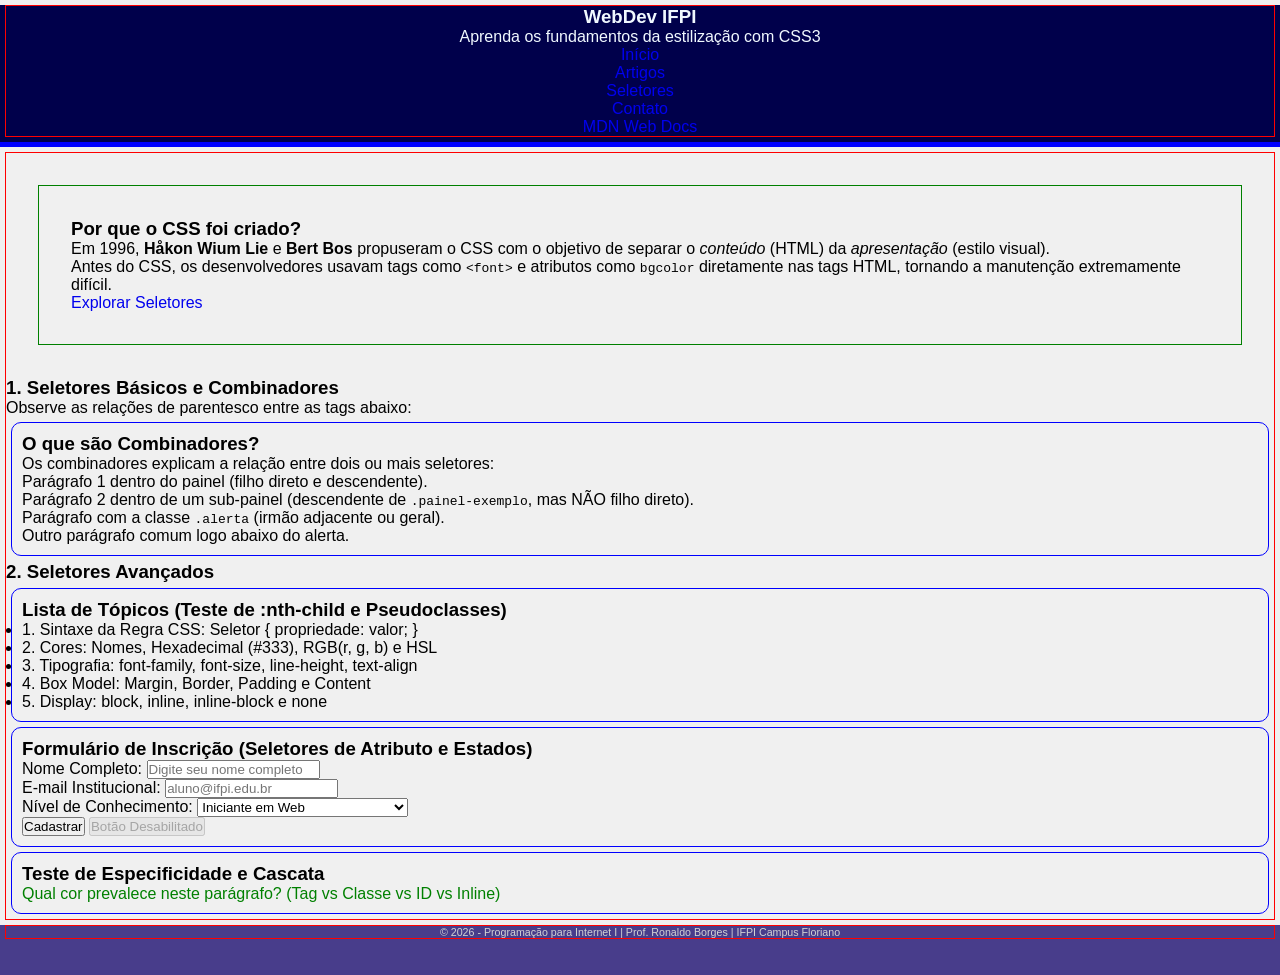
<file: ATVD - 01/exemplo css/index.html>
<!DOCTYPE html>
<html lang="pt-br">
<head>
    <meta charset="UTF-8">
    <meta name="viewport" content="width=device-width, initial-scale=1.0">
    <title>Aula 5.1: Introdução ao CSS e Seletores</title>
    
    <!-- 
        ===================================================================
        AULA 5.1 - INTRODUÇÃO AO CSS E SELETORES
        Disciplina: Programação para Internet I (IFPI Campus Floriano)
        ===================================================================
        
        ETAPA 1: FORMAS DE APLICAR CSS
        1. Inline: Diretamente no atributo style da tag HTML (ex: style="color: blue;")
        2. Interno: Na tag <style> dentro do <head>
        3. Externo: Através de um arquivo .css vinculado com a tag <link> (Recomendado)
    -->
    
    <!-- Descomente a linha abaixo para vincular a folha de estilo externa -->
    <link rel="stylesheet" href="style.css">

    <!-- CSS Interno para testes rápidos durante a aula -->
    <style>
        /* Escreva os primeiros estilos aqui ou no arquivo style.css */
      

    </style>
</head>
<body>

    <!-- ============================================================= -->
    <!-- CABEÇALHO DO SITE (Header e Navegação)                         -->
    <!-- ============================================================= -->
    <header id="cabecalho-principal">
        <div class="container">
            <h1 id="logo">WebDev IFPI</h1>
            <p class="subtitulo">Aprenda os fundamentos da estilização com CSS3</p>
            
            <nav class="menu-navegacao">
                <ul>
                    <li><a href="#inicio" class="ativo">Início</a></li>
                    <li><a href="#artigos">Artigos</a></li>
                    <li><a href="#exemplos">Seletores</a></li>
                    <li><a href="#contato">Contato</a></li>
                    <li><a href="https://developer.mozilla.org" target="_blank" class="link-externo">MDN Web Docs</a></li>
                </ul>
            </nav>
        </div>
    </header>

    <!-- ============================================================= -->
    <!-- CONTEÚDO PRINCIPAL                                            -->
    <!-- ============================================================= -->
    <main id="conteudo-principal" class="container">

        <!-- Seção de Destaque / Apresentação -->
        <section id="banner-destaque" class="secao destaque">
            <h2>Por que o CSS foi criado?</h2>
            <p class="introducao">
                Em 1996, <strong>Håkon Wium Lie</strong> e <strong>Bert Bos</strong> propuseram o CSS com o objetivo de separar o <em>conteúdo</em> (HTML) da <em>apresentação</em> (estilo visual).
            </p>
            <p>
                Antes do CSS, os desenvolvedores usavam tags como <code>&lt;font&gt;</code> e atributos como <code>bgcolor</code> diretamente nas tags HTML, tornando a manutenção extremamente difícil.
            </p>
            <a href="#exemplos" class="btn btn-primario">Explorar Seletores</a>
        </section>

        <!-- Seção 1: Seletores Básicos e Combinadores -->
        <section id="artigos" class="secao">
            <h2>1. Seletores Básicos e Combinadores</h2>
            <p class="descricao-secao">Observe as relações de parentesco entre as tags abaixo:</p>

            <article class="card">
                <h3>O que são Combinadores?</h3>
                <p>Os combinadores explicam a relação entre dois ou mais seletores:</p>
                
                <div class="painel-exemplo">
                    <p>Parágrafo 1 dentro do painel (filho direto e descendente).</p>
                    <div class="sub-painel">
                        <p>Parágrafo 2 dentro de um sub-painel (descendente de <code>.painel-exemplo</code>, mas NÃO filho direto).</p>
                    </div>
                </div>

                <p class="alerta">Parágrafo com a classe <code>.alerta</code> (irmão adjacente ou geral).</p>
                <p>Outro parágrafo comum logo abaixo do alerta.</p>
            </article>
        </section>

        <!-- Seção 2: Seletores de Atributo, Pseudoclasses e Pseudoelementos -->
        <section id="exemplos" class="secao">
            <h2>2. Seletores Avançados</h2>

            <!-- Exemplo de Lista para Pseudoclasses Estruturais (:first-child, :nth-child, etc) -->
            <div class="card">
                <h3>Lista de Tópicos (Teste de :nth-child e Pseudoclasses)</h3>
                <ul class="lista-topicos">
                    <li>1. Sintaxe da Regra CSS: Seletor { propriedade: valor; }</li>
                    <li>2. Cores: Nomes, Hexadecimal (#333), RGB(r, g, b) e HSL</li>
                    <li>3. Tipografia: font-family, font-size, line-height, text-align</li>
                    <li>4. Box Model: Margin, Border, Padding e Content</li>
                    <li>5. Display: block, inline, inline-block e none</li>
                </ul>
            </div>

            <!-- Formulário para testar Seletores de Atributo e Pseudoclasses de Interação (:hover, :focus, :disabled) -->
            <div class="card">
                <h3>Formulário de Inscrição (Seletores de Atributo e Estados)</h3>
                <form id="form-contato" action="#" method="post">
                    <div class="campo">
                        <label for="nome">Nome Completo:</label>
                        <input type="text" id="nome" name="nome" placeholder="Digite seu nome completo" required>
                    </div>

                    <div class="campo">
                        <label for="email">E-mail Institucional:</label>
                        <input type="email" id="email" name="email" placeholder="aluno@ifpi.edu.br" required>
                    </div>

                    <div class="campo">
                        <label for="assunto">Nível de Conhecimento:</label>
                        <select id="assunto" name="assunto">
                            <option value="iniciante">Iniciante em Web</option>
                            <option value="intermediario">Já conheço um pouco de HTML</option>
                            <option value="avancado">Já crio páginas completas</option>
                        </select>
                    </div>

                    <div class="campo-botoes">
                        <button type="submit" class="btn btn-sucesso">Cadastrar</button>
                        <button type="button" class="btn btn-desabilitado" disabled>Botão Desabilitado</button>
                    </div>
                </form>
            </div>

            <!-- Demonstração de Especificidade -->
            <div class="card">
                <h3>Teste de Especificidade e Cascata</h3>
                <p id="texto-especifico" class="texto-verde texto-azul" style="/* style inline tem peso 1000 */">
                    Qual cor prevalece neste parágrafo? (Tag vs Classe vs ID vs Inline)
                </p>
            </div>
        </section>

    </main>

    <!-- ============================================================= -->
    <!-- RODAPÉ                                                        -->
    <!-- ============================================================= -->
    <footer id="rodape-principal">
        <div class="container">
            <p>&copy; 2026 - Programação para Internet I | Prof. Ronaldo Borges | IFPI Campus Floriano</p>
        </div>
    </footer>

</body>
</html>
</file>
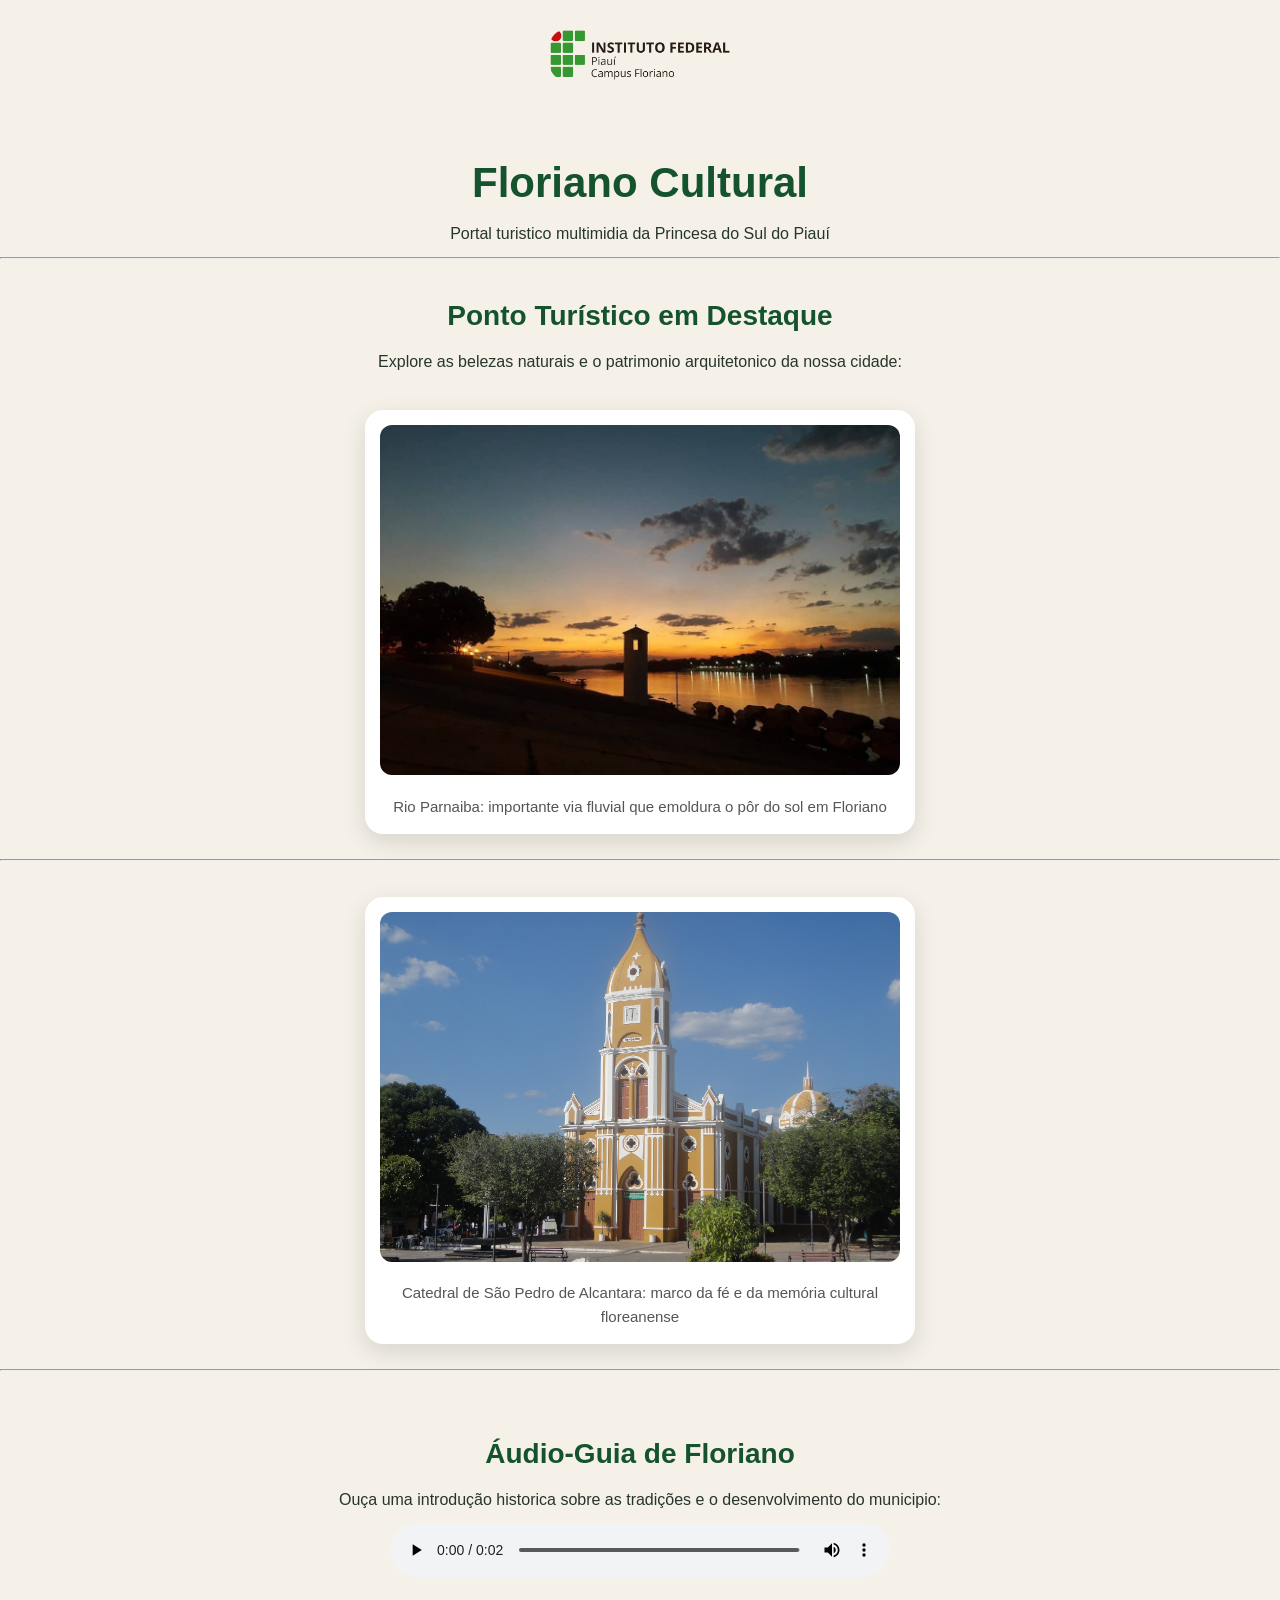
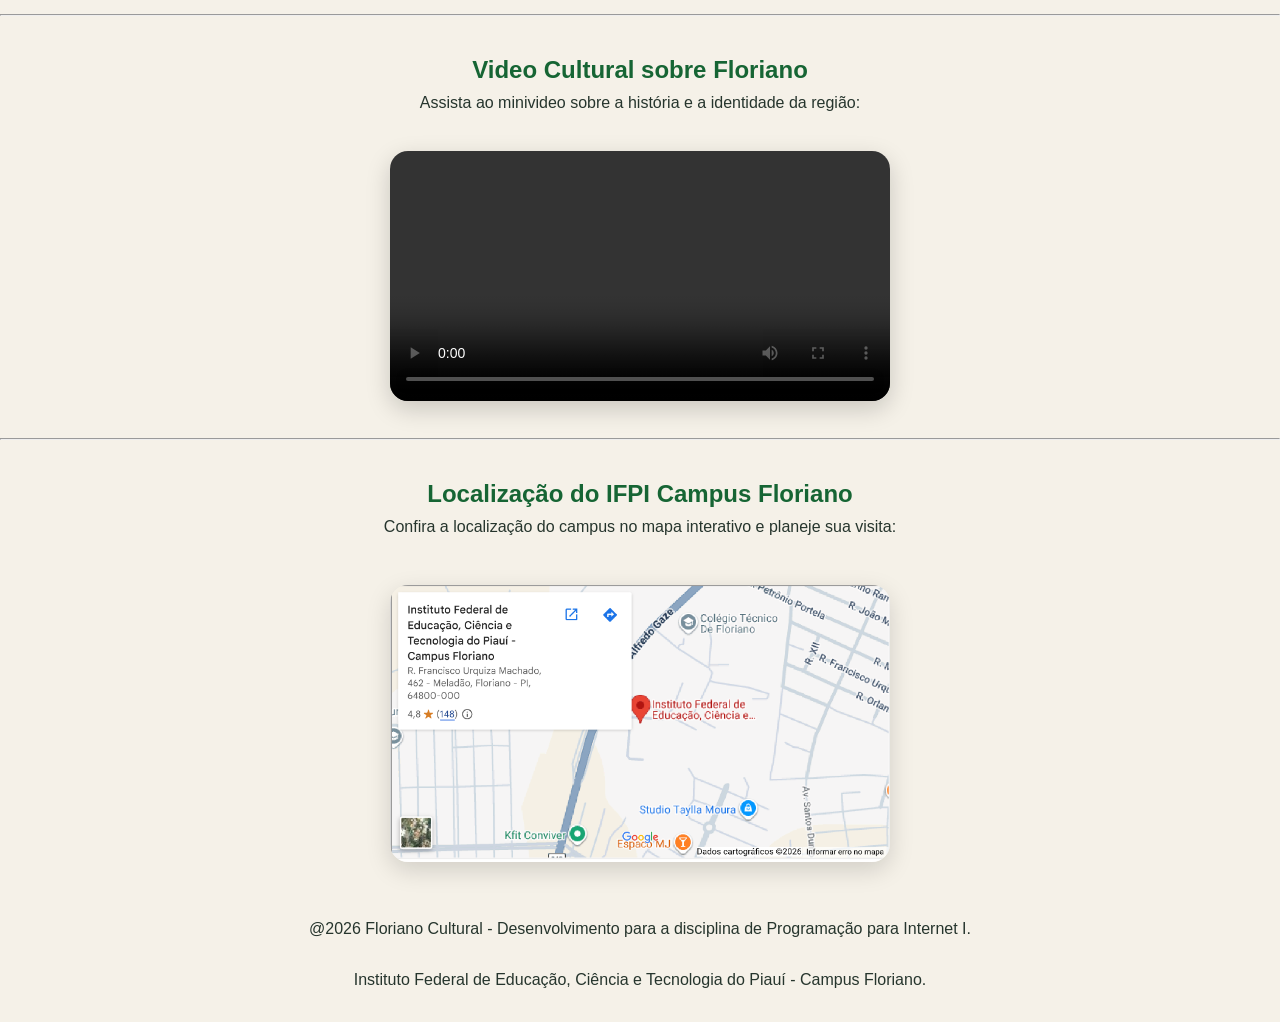
<file: ATVD - 01/atvd.html>
<!DOCTYPE html>
<html lang="en">
<head>
    <meta charset="UTF-8">
    <meta name="viewport" content="width=device-width, initial-scale=1.0">
    <title>Floriano Cultura</title>
    <link rel="stylesheet" type="text/css" href="st.css">
</head>
<body>
    <img src="logo-ifpi.jpeg" alt="logo-ifpi" width="300">
    <br><br><br>
    <h1 class="title">Floriano Cultural</h1>
    Portal turistico multimidia da Princesa do Sul do Piauí
    <br>
    <hr></hr>
    <br>
    <h2>Ponto Turístico em Destaque</h2>
    Explore as belezas naturais e o patrimonio arquitetonico da nossa cidade:
    <br><br>
    <figure>
    <img src="rio-parnaiba.jpeg" alt="Rio Parnaiba: Pôr do sol em Floriano"  width="500" height="400">
    <figcaption>Rio Parnaiba: importante via fluvial que emoldura o pôr do sol em Floriano</figcaption>
</figure>
  <hr></hr>
<br>
<figure>
    <img src="igreja.jpeg" alt="Imagem da Catedral de São Pedro de Alcantara"  width="500" height="400">
    <figcaption>Catedral de São Pedro de Alcantara: marco da fé e da memória cultural floreanense</figcaption>
</figure>
 <hr></hr>
<br><br>
<h2>Áudio-Guia de Floriano</h2>
Ouça uma introdução historica sobre as tradições e o desenvolvimento do municipio:
<br>
<audio controls>
    <source src="audio-guia.mp3" type="audio/mpeg">
</audio>
<br>
 <hr></hr>
<h3>Video Cultural sobre Floriano</h3>
Assista ao minivideo sobre a história e a identidade da região:
<br><br>
<video width="500" controls>
    <source src="FLORIANO - PIAUÍ.mp4">
</video>
<br>
 <hr></hr>
<h3>Localização do IFPI Campus Floriano</h3>
Confira a localização do campus no mapa interativo e planeje sua visita:
<br><br>
<img src="image.png" width="500">
<br><br>
@2026 Floriano Cultural - Desenvolvimento para a disciplina de Programação para Internet I.
<br><br>
Instituto Federal de Educação, Ciência e Tecnologia do Piauí - Campus Floriano.
</body>
</html>
</file>
<file: ATVD - 01/exemplo css/style.css>
/* ==========================================================================
   AULA 5.1: INTRODUÇÃO AO CSS E SELETORES
   Disciplina: Programação para Internet I - IFPI Campus Floriano
   Prof. Ronaldo Borges
   ========================================================================== */

/* --------------------------------------------------------------------------
   1. SELETOR UNIVERSAL E RESET BÁSICO (Box Model)
   - O seletor universal (*) atinge todos os elementos da página.
   - Usado frequentemente para zerar margens e configurar box-sizing.
   -------------------------------------------------------------------------- */
* {
    /* Experimente: margin: 0; padding: 0; box-sizing: border-box; */
   margin: 0;
   padding : 0;
}

/* --------------------------------------------------------------------------
   2. SELETORES DE TIPO (TAGS) E TIPOGRAFIA GERAL
   - Aplicam regras a todas as instâncias daquela tag específica (ex: body, h1, p, a).
   -------------------------------------------------------------------------- */
body {
    /* Experimente: font-family, line-height, color, background-color */
font-family: Arial;
background-color: #f0f0f0;
}

h1, h2, h3 {
    /* Experimente agrupar seletores separados por vírgula */
  font-size: 14pt;
}

p {
    /* Estilização de parágrafos */
}

a {
    /* Estilização de links */
    text-decoration: none;
}

/* --------------------------------------------------------------------------
   3. SELETORES DE CLASSE (.nome-da-classe)
   - Reutilizáveis em múltiplos elementos no documento.
   -------------------------------------------------------------------------- */
.container {
    /* Experimente: width: 90%; max-width: 1000px; margin: 0 auto; */
    margin: 5px;
    border: 1px solid red;
}

.card {
    /* Experimente: background-color, border, border-radius, padding, margin-bottom */
 border: 1px solid blue;
 border-radius: 10px;
 margin: 5px;
 padding: 10px;
}

.destaque {
    /* Estilo para elementos em destaque */
    border: 1px solid green;
    margin: 2rem;
    padding: 2rem;
}

.alerta {
    /* Estilo de aviso */
}

/* --------------------------------------------------------------------------
   4. SELETORES DE ID (#nome-do-id)
   - Devem ser únicos por documento (alta especificidade).
   -------------------------------------------------------------------------- */
#cabecalho-principal {
    /* Experimente: background-color, color, padding, text-align */
  background-color: rgb(0, 0, 75);
  border-bottom: 5px solid blue;
  color: aliceblue;
  text-align: center;
  


}

#logo {
    /* Estilização do título principal */
}

#rodape-principal {
    /* Estilização do rodapé */
    background-color: darkslateblue;
    color: lightgray;
    font-size: 8pt;
    text-align: center;
    height: 50px;
    align-items: center;/*outra propiedade*/
}

/* --------------------------------------------------------------------------
   5. COMBINADORES E RELAÇÕES
   - Descendente (espaço): qualquer nível dentro do ancestral
   - Filho direto (>): apenas o primeiro nível (filho imediato)
   - Irmão adjacente (+): o primeiro irmão logo após
   - Irmão geral (~): todos os irmãos seguintes
   -------------------------------------------------------------------------- */

/* Descendente: todos os <a> dentro de .menu-navegacao */
.menu-navegacao  {
    
}
.menu-navegacao a {
    
}

/* Filho direto: apenas <p> diretamente filhos de .painel-exemplo */
.painel-exemplo > p {
    
}

/* Irmão adjacente: o <p> imediatamente após a classe .alerta */
.alerta + p {
    
}

/* --------------------------------------------------------------------------
   6. SELETORES DE ATRIBUTOS
   - [atributo], [atributo="valor"], [atributo^="valor"], [atributo*="valor"]
   -------------------------------------------------------------------------- */

/* Input de tipo texto */
input[type="text"] {
    
}

/* Input de tipo email */
input[type="email"] {
    
}

/* Links que abrem em nova aba */
a[target="_blank"] {
    
}

/* --------------------------------------------------------------------------
   7. PSEUDOCLASSES (Estados e Posições)
   - :hover, :focus, :active, :visited, :first-child, :last-child, :nth-child()
   -------------------------------------------------------------------------- */

/* Interações do usuário */
.btn:hover {
    
}

input:focus {
    
}

button:disabled {
    
}

/* Pseudoclasses estruturais */
.lista-topicos li:first-child {
    
}

.lista-topicos li:nth-child(even) {
    /* Linhas pares */
}

.lista-topicos li:nth-child(odd) {
    /* Linhas ímpares */
}

/* --------------------------------------------------------------------------
   8. PSEUDOELEMENTOS (Partes específicas do elemento)
   - ::first-letter, ::before, ::after, ::placeholder
   -------------------------------------------------------------------------- */
.introducao::first-letter {
    /* Letra capitular */
}

.link-externo::after {
    /* Adicionar um ícone ou texto como " ↗" */
}

/* --------------------------------------------------------------------------
   9. ESPECIFICIDADE E CASCATA (Demonstração)
   - Quem vence o conflito de cor?
   - Tag (1) vs Classe (10) vs ID (100) vs Inline (1000)
   -------------------------------------------------------------------------- */
p.texto-verde {
    color: green;
}

.texto-azul {
    color: blue;
}

#texto-especifico {
    /* color: red; */
}
</file>
<file: ATVD - 01/st.css>
/* ===== CONFIGURAÇÕES GERAIS ===== */

* {
    box-sizing: border-box;
    margin: 0;
    padding: 0;
}

body {
    font-family: Arial, Helvetica, sans-serif;
    background: #f5f1e8;
    color: #26352d;
    line-height: 1.6;
    text-align: center;
}

/* ===== CABEÇALHO ===== */

body > img:first-child {
    width: 180px;
    margin-top: 30px;
    border-radius: 15px;
}

h1 {
    font-size: 42px;
    color: #14532d;
    margin-top: 20px;
    margin-bottom: 5px;
}

h1 + * {
    font-size: 18px;
    color: #666;
}

/* ===== TÍTULOS ===== */

h2 {
    font-size: 28px;
    color: #14532d;
    margin: 35px 0 10px;
}

h3 {
    font-size: 24px;
    color: #166534;
    margin-top: 35px;
}

p {
    max-width: 800px;
    margin: auto;
}

/* ===== LINHAS ===== */

body > br + * {
    margin-top: 10px;
}

/* ===== FIGURAS ===== */

figure {
    background: white;
    width: 550px;
    max-width: 90%;
    margin: 25px auto;
    padding: 15px;
    border-radius: 18px;
    box-shadow: 0 8px 25px rgba(0, 0, 0, 0.12);
    transition: transform 0.3s ease, box-shadow 0.3s ease;
}

figure:hover {
    transform: translateY(-6px);
    box-shadow: 0 12px 30px rgba(0, 0, 0, 0.18);
}

figure img {
    width: 100%;
    height: 350px;
    object-fit: cover;
    border-radius: 12px;
}

figcaption {
    margin-top: 12px;
    font-size: 15px;
    color: #555;
}

/* ===== ÁUDIO ===== */

audio {
    width: 500px;
    max-width: 90%;
    margin: 20px auto;
}

/* ===== VÍDEO ===== */

video {
    width: 500px;
    max-width: 90%;
    border-radius: 18px;
    margin: 20px auto;
    box-shadow: 0 8px 25px rgba(0, 0, 0, 0.18);
}

/* ===== MAPA ===== */

body > img:not(:first-child) {
    max-width: 90%;
    height: auto;
    border-radius: 18px;
    margin: 20px auto;
    box-shadow: 0 8px 25px rgba(0, 0, 0, 0.15);
}

/* ===== RODAPÉ ===== */

body {
    padding-bottom: 30px;
}

body > br:last-of-type {
    margin-bottom: 20px;
}

/* ===== RESPONSIVIDADE ===== */

@media (max-width: 600px) {

    h1 {
        font-size: 32px;
    }

    h2 {
        font-size: 23px;
    }

    h3 {
        font-size: 20px;
    }

    figure {
        width: 92%;
    }

    figure img {
        height: 250px;
    }

    video {
        width: 92%;
    }

    audio {
        width: 92%;
    }
}
</file>
